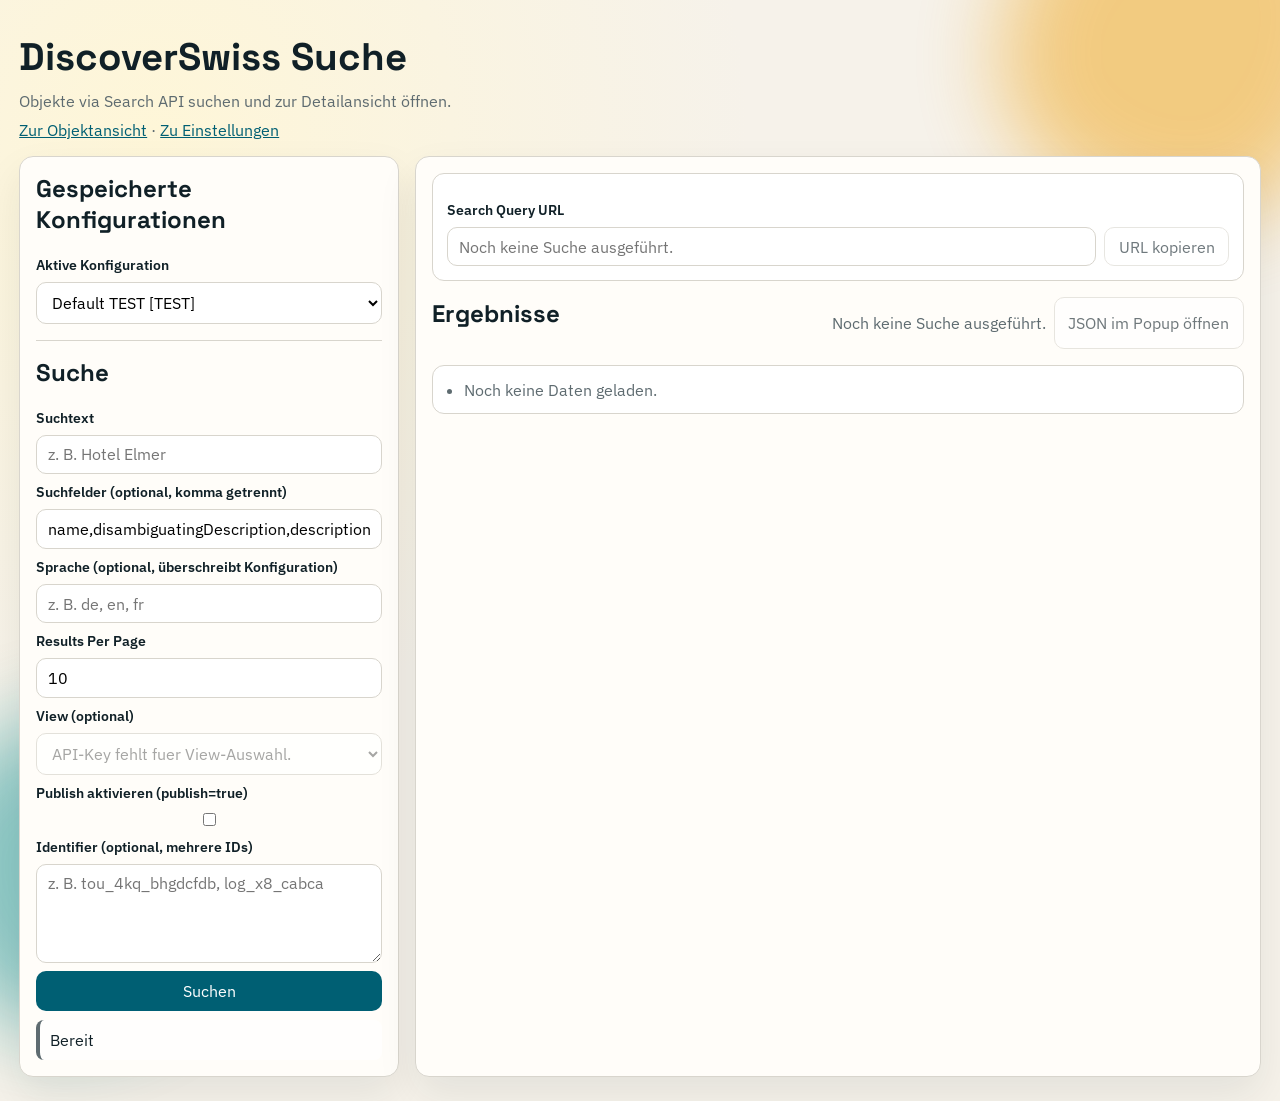
<file: search.html>
<!doctype html>
<html lang="de">
<head>
  <meta charset="UTF-8">
  <meta name="viewport" content="width=device-width, initial-scale=1.0">
  <title>DiscoverSwiss Suche</title>
  <link rel="stylesheet" href="assets/styles.css">
</head>
<body>
  <div class="bg-shape bg-shape-a" aria-hidden="true"></div>
  <div class="bg-shape bg-shape-b" aria-hidden="true"></div>

  <header class="page-header">
    <h1>DiscoverSwiss Suche</h1>
    <p>Objekte via Search API suchen und zur Detailansicht öffnen.</p>
    <p><a href="index.html">Zur Objektansicht</a> · <a href="settings.html">Zu Einstellungen</a></p>
  </header>

  <main class="layout" aria-label="Discover Swiss Suche">
    <section class="panel controls" aria-label="Suchformular und Konfiguration">
      <h2>Gespeicherte Konfigurationen</h2>
      <div class="stack compact">
        <label for="configSelect">Aktive Konfiguration</label>
        <select id="configSelect" aria-label="Gespeicherte Konfigurationen"></select>
      </div>

      <hr>

      <h2>Suche</h2>
      <form id="searchForm" class="stack" novalidate>
        <label for="searchInput">Suchtext</label>
        <input
          id="searchInput"
          name="searchInput"
          type="text"
          placeholder="z. B. Hotel Elmer"
        >

        <label for="searchFieldsInput">Suchfelder (optional, komma getrennt)</label>
        <input
          id="searchFieldsInput"
          name="searchFieldsInput"
          type="text"
          value="name,disambiguatingDescription,description"
          placeholder="z. B. name,description,address/name"
          aria-label="Suchfelder für die Search API"
        >

        <label for="languageInput">Sprache (optional, überschreibt Konfiguration)</label>
        <input
          id="languageInput"
          name="languageInput"
          type="text"
          placeholder="z. B. de, en, fr"
          aria-label="Sprache für API Anfrage"
        >

        <label for="resultsPerPageInput">Results Per Page</label>
        <input
          id="resultsPerPageInput"
          name="resultsPerPageInput"
          type="number"
          min="1"
          step="1"
          value="10"
          placeholder="z. B. 100"
          aria-label="Anzahl Resultate pro Seite"
        >

        <label for="viewSelect">View (optional)</label>
        <select
          id="viewSelect"
          name="viewSelect"
          aria-label="Search View Auswahl"
        >
          <option value="">Keine View</option>
        </select>

        <label for="publishCheckbox">Publish aktivieren (publish=true)</label>
        <input
          id="publishCheckbox"
          name="publishCheckbox"
          type="checkbox"
          aria-label="Publish true für Search API"
        >

        <label for="identifierInput">Identifier (optional, mehrere IDs)</label>
        <textarea
          id="identifierInput"
          name="identifierInput"
          rows="4"
          placeholder="z. B. tou_4kq_bhgdcfdb, log_x8_cabca"
          aria-label="Identifier für OData Filter"
        ></textarea>

        <button type="submit" id="searchButton">Suchen</button>
      </form>

      <div id="status" class="status" role="status" aria-live="polite">Bereit</div>
    </section>

    <section class="panel results" aria-label="Suchergebnisse">
      <article class="card">
        <div class="stack compact">
          <label for="searchQueryUrl">Search Query URL</label>
          <div class="query-url-row">
            <input
              id="searchQueryUrl"
              type="text"
              readonly
              placeholder="Noch keine Suche ausgeführt."
              aria-label="Search Query URL"
            >
            <button type="button" id="copyQueryUrlButton" class="ghost" disabled>URL kopieren</button>
          </div>
        </div>
      </article>

      <div class="result-head">
        <h2>Ergebnisse</h2>
        <div class="button-row">
          <p id="resultCount" class="muted">Noch keine Suche ausgeführt.</p>
          <button type="button" id="openJsonButton" class="ghost" disabled>JSON im Popup öffnen</button>
        </div>
      </div>

      <article class="card">
        <ul id="resultsList" class="list" aria-live="polite">
          <li class="muted">Noch keine Daten geladen.</li>
        </ul>
      </article>
    </section>
  </main>

  <dialog id="jsonDialog" aria-label="JSON Daten im Popup">
    <form method="dialog" class="dialog-header">
      <h3>JSON Ausgabe</h3>
      <button>Schliessen</button>
    </form>
    <pre id="jsonOutput"></pre>
  </dialog>

  <script type="module" src="src/search.js"></script>
</body>
</html>
</file>
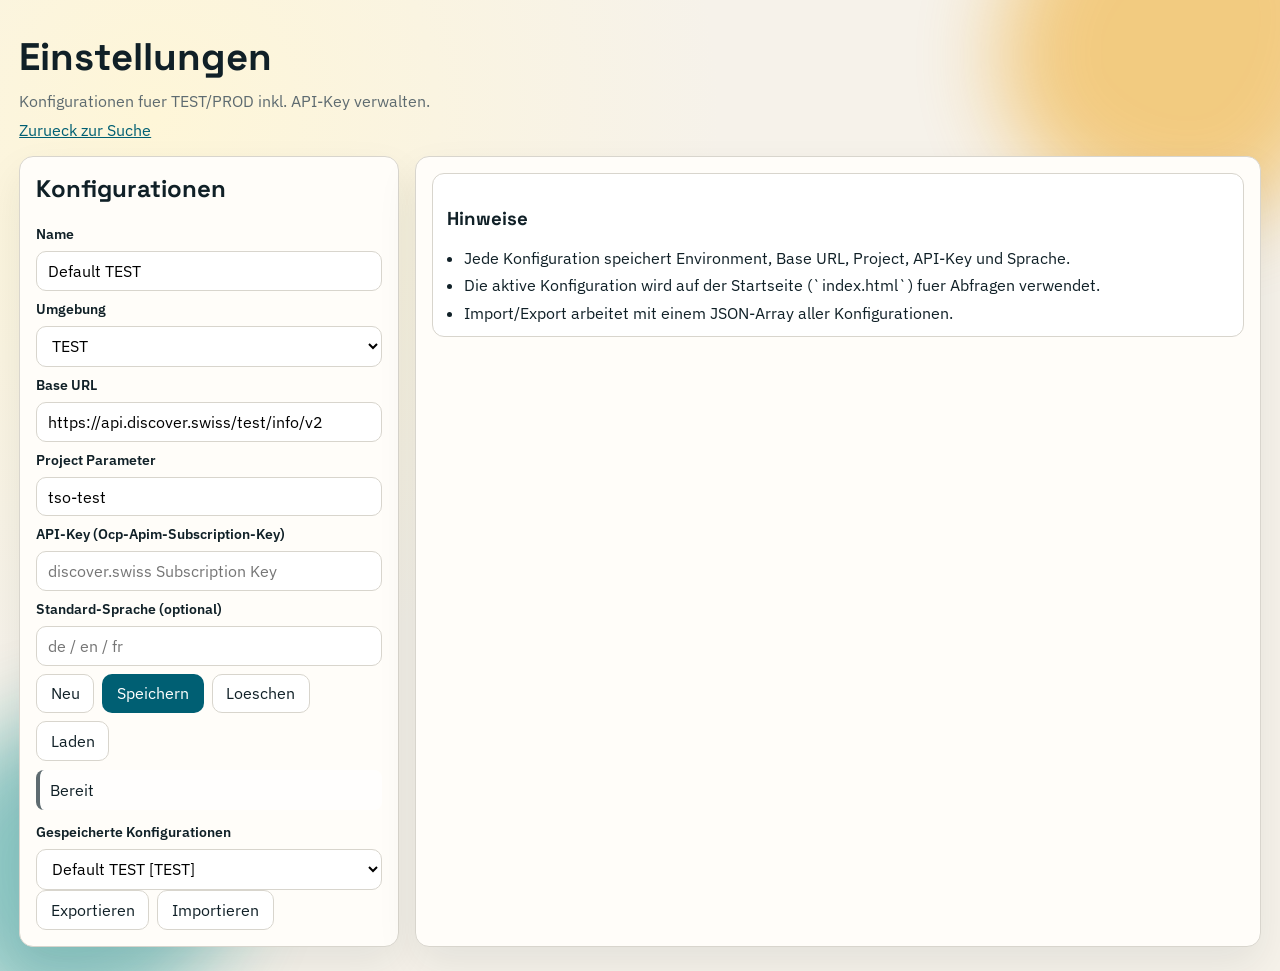
<file: settings.html>
<!doctype html>
<html lang="de">
<head>
  <meta charset="UTF-8">
  <meta name="viewport" content="width=device-width, initial-scale=1.0">
  <title>DiscoverSwissCheckData - Einstellungen</title>
  <link rel="stylesheet" href="assets/styles.css">
</head>
<body>
  <div class="bg-shape bg-shape-a" aria-hidden="true"></div>
  <div class="bg-shape bg-shape-b" aria-hidden="true"></div>

  <header class="page-header">
    <h1>Einstellungen</h1>
    <p>Konfigurationen fuer TEST/PROD inkl. API-Key verwalten.</p>
    <p><a href="index.html">Zurueck zur Suche</a></p>
  </header>

  <main class="layout" aria-label="Einstellungen">
    <section class="panel controls" aria-label="Konfigurationsverwaltung">
      <h2>Konfigurationen</h2>
      <form id="configForm" class="stack" novalidate>
        <label for="configName">Name</label>
        <input id="configName" name="configName" type="text" placeholder="Meine TEST Konfiguration" required>

        <label for="configEnv">Umgebung</label>
        <select id="configEnv" name="configEnv">
          <option value="test">TEST</option>
          <option value="prod">PROD</option>
        </select>

        <label for="configBaseUrl">Base URL</label>
        <input id="configBaseUrl" name="configBaseUrl" type="url" required>

        <label for="configProject">Project Parameter</label>
        <input id="configProject" name="configProject" type="text" value="tso-test" required>

        <label for="configApiKey">API-Key (Ocp-Apim-Subscription-Key)</label>
        <input
          id="configApiKey"
          name="configApiKey"
          type="password"
          placeholder="discover.swiss Subscription Key"
          autocomplete="off"
          required
        >

        <label for="configLanguage">Standard-Sprache (optional)</label>
        <input id="configLanguage" name="configLanguage" type="text" placeholder="de / en / fr">

        <div class="button-row">
          <button type="button" id="newConfigButton" class="ghost">Neu</button>
          <button type="button" id="saveConfigButton">Speichern</button>
          <button type="button" id="deleteConfigButton" class="ghost">Loeschen</button>
          <button type="button" id="loadConfigButton" class="ghost">Laden</button>
        </div>
      </form>

      <div id="status" class="status" role="status" aria-live="polite">Bereit</div>

      <div class="stack compact">
        <label for="configSelect">Gespeicherte Konfigurationen</label>
        <select id="configSelect" aria-label="Gespeicherte Konfigurationen"></select>
      </div>

      <div class="button-row">
        <button type="button" id="exportConfigButton" class="ghost">Exportieren</button>
        <button type="button" id="importConfigButton" class="ghost">Importieren</button>
        <input type="file" id="importConfigInput" accept="application/json" hidden>
      </div>
    </section>

    <section class="panel results" aria-label="Hinweise">
      <article class="card">
        <h3>Hinweise</h3>
        <ul class="list">
          <li>Jede Konfiguration speichert Environment, Base URL, Project, API-Key und Sprache.</li>
          <li>Die aktive Konfiguration wird auf der Startseite (`index.html`) fuer Abfragen verwendet.</li>
          <li>Import/Export arbeitet mit einem JSON-Array aller Konfigurationen.</li>
        </ul>
      </article>
    </section>
  </main>

  <script type="module" src="src/settings.js"></script>
</body>
</html>
</file>
<file: assets/styles.css>
@import url("https://fonts.googleapis.com/css2?family=Space+Grotesk:wght@400;500;700&family=IBM+Plex+Sans:wght@400;500;600&display=swap");

:root {
  --bg: #f6f2ea;
  --ink: #102027;
  --muted: #5e6b70;
  --accent: #005f73;
  --accent-2: #ca6702;
  --danger: #c1121f;
  --panel: #fffdf8;
  --border: #d8d5cd;
  --shadow: 0 18px 40px rgba(16, 32, 39, 0.08);
  --radius: 14px;
}

* {
  box-sizing: border-box;
}

body {
  margin: 0;
  color: var(--ink);
  background: radial-gradient(circle at 12% 12%, #fef6d8 0%, var(--bg) 40%),
    linear-gradient(140deg, #f3ece2 0%, #f7f4ee 100%);
  font-family: "IBM Plex Sans", sans-serif;
  min-height: 100vh;
  position: relative;
}

.bg-shape {
  position: fixed;
  filter: blur(42px);
  z-index: -1;
  opacity: 0.45;
}

.bg-shape-a {
  width: 360px;
  height: 360px;
  border-radius: 52% 48% 43% 57% / 57% 38% 62% 43%;
  background: #ee9b00;
  top: -140px;
  right: -80px;
}

.bg-shape-b {
  width: 320px;
  height: 320px;
  border-radius: 65% 35% 57% 43% / 44% 44% 56% 56%;
  background: #0a9396;
  bottom: -130px;
  left: -80px;
}

.page-header {
  padding: 2rem 1.2rem 1rem;
  max-width: 1300px;
  margin: 0 auto;
}

.page-header h1 {
  margin: 0;
  font-family: "Space Grotesk", sans-serif;
  font-size: clamp(1.6rem, 3vw, 2.6rem);
}

.page-header p {
  margin: 0.6rem 0 0;
  color: var(--muted);
}

.layout {
  display: grid;
  grid-template-columns: minmax(280px, 380px) minmax(0, 1fr);
  gap: 1rem;
  max-width: 1300px;
  margin: 0 auto;
  padding: 0 1.2rem 1.5rem;
}

.panel {
  background: color-mix(in srgb, var(--panel), white 10%);
  border: 1px solid var(--border);
  border-radius: var(--radius);
  box-shadow: var(--shadow);
  padding: 1rem;
}

.panel h2 {
  margin-top: 0;
  font-family: "Space Grotesk", sans-serif;
}

.stack {
  display: flex;
  flex-direction: column;
  gap: 0.5rem;
}

.stack.compact {
  margin-top: 0.75rem;
}

.button-row {
  display: flex;
  flex-wrap: wrap;
  gap: 0.5rem;
}

.query-url-row {
  display: flex;
  flex-wrap: wrap;
  gap: 0.5rem;
}

.query-url-row input {
  flex: 1 1 360px;
}

label {
  font-size: 0.9rem;
  font-weight: 600;
}

input,
select,
button,
textarea {
  font: inherit;
}

input,
select,
textarea {
  border: 1px solid var(--border);
  border-radius: 10px;
  padding: 0.55rem 0.7rem;
  background: white;
}

button {
  border: 1px solid transparent;
  border-radius: 10px;
  padding: 0.55rem 0.85rem;
  background: var(--accent);
  color: white;
  cursor: pointer;
  transition: transform 120ms ease, filter 120ms ease;
}

button:hover:not(:disabled) {
  transform: translateY(-1px);
  filter: brightness(1.05);
}

button:disabled {
  opacity: 0.6;
  cursor: not-allowed;
}

button.ghost {
  background: white;
  color: var(--ink);
  border-color: var(--border);
}

hr {
  border: 0;
  border-top: 1px solid var(--border);
  margin: 1rem 0;
}

.status {
  margin-top: 0.6rem;
  border-left: 4px solid var(--muted);
  padding: 0.6rem;
  border-radius: 8px;
  background: rgba(255, 255, 255, 0.7);
}

.status-info {
  border-color: var(--muted);
}

.status-success {
  border-color: #2b9348;
}

.status-warn {
  border-color: var(--accent-2);
}

.status-error {
  border-color: var(--danger);
}

.results {
  display: flex;
  flex-direction: column;
  gap: 1rem;
}

.result-head {
  display: flex;
  justify-content: space-between;
  align-items: center;
  gap: 1rem;
}

.card {
  border: 1px solid var(--border);
  border-radius: 12px;
  padding: 0.85rem;
  background: white;
}

.tabs {
  display: flex;
  flex-wrap: wrap;
  gap: 0.4rem;
}

.tab-button {
  background: #fff;
  color: var(--ink);
  border: 1px solid var(--border);
}

.tab-button.active {
  background: var(--accent);
  color: #fff;
  border-color: var(--accent);
}

.tab-panel {
  display: none;
}

.tab-panel.active {
  display: block;
}

.data-governance-tabs {
  display: flex;
  flex-wrap: wrap;
  gap: 0.4rem;
  margin-bottom: 0.7rem;
}

.data-governance-tab {
  background: #fff;
  color: var(--ink);
  border: 1px solid var(--border);
}

.data-governance-tab.active {
  background: color-mix(in srgb, var(--accent), white 82%);
  color: var(--ink);
  border-color: color-mix(in srgb, var(--accent), white 55%);
}

.data-governance-panel {
  display: none;
}

.data-governance-panel.active {
  display: block;
}

.card h3,
.card h4,
.card h5 {
  font-family: "Space Grotesk", sans-serif;
}

.meta-grid {
  display: grid;
  grid-template-columns: max-content 1fr;
  gap: 0.5rem 1rem;
}

.meta-grid dt {
  font-weight: 700;
}

.meta-grid dd {
  margin: 0;
  overflow-wrap: anywhere;
}

.block {
  margin-bottom: 1rem;
}

.media-grid {
  display: grid;
  grid-template-columns: repeat(auto-fit, minmax(220px, 1fr));
  gap: 0.75rem;
}

.media-card {
  border: 1px solid var(--border);
  border-radius: 10px;
  padding: 0.7rem;
  background: #fffefc;
}

.media-governance {
  margin-top: 0.6rem;
}

.media-card img {
  width: 100%;
  height: 145px;
  object-fit: cover;
  border-radius: 8px;
  border: 1px solid var(--border);
}

.list {
  margin: 0;
  padding-left: 1.1rem;
  display: grid;
  gap: 0.45rem;
}

.muted {
  color: var(--muted);
}

.warn {
  color: var(--accent-2);
  font-weight: 600;
}

.tag-line {
  font-size: 0.86rem;
  color: var(--muted);
}

.search-result-item {
  border: 1px solid var(--border);
  border-radius: 10px;
  background: #fffefc;
  padding: 0.7rem;
  list-style: none;
}

.search-result-link {
  font-weight: 600;
  text-decoration: none;
}

.search-result-link:hover {
  text-decoration: underline;
}

.result-table {
  width: 100%;
  border-collapse: collapse;
  font-size: 0.92rem;
}

.result-table th,
.result-table td {
  border: 1px solid var(--border);
  padding: 0.5rem;
  text-align: left;
  vertical-align: top;
}

.result-table th {
  background: #f8f3e9;
}

dialog {
  width: min(920px, 96vw);
  border-radius: 12px;
  border: 1px solid var(--border);
  padding: 0;
}

dialog::backdrop {
  background: rgba(0, 0, 0, 0.45);
}

.dialog-header {
  margin: 0;
  padding: 0.75rem;
  border-bottom: 1px solid var(--border);
  display: flex;
  justify-content: space-between;
  align-items: center;
}

#jsonOutput {
  margin: 0;
}

.json-toolbar {
  padding: 0.8rem;
  border-bottom: 1px solid var(--border);
  background: #fbf8f1;
}

.json-toolbar-row {
  display: flex;
  flex-wrap: wrap;
  gap: 0.45rem;
  margin-top: 0.45rem;
}

.json-toolbar-row input {
  flex: 1 1 280px;
}

.json-search-info {
  margin: 0.45rem 0 0;
  font-size: 0.88rem;
}

.json-viewer {
  padding: 0;
  max-height: 66vh;
  min-height: 420px;
  overflow: auto;
  background: #ffffff;
  border-top: 1px solid var(--border);
}

.monaco-editor .json-monaco-find {
  background: rgba(250, 204, 21, 0.45);
  border-radius: 2px;
}

a {
  color: var(--accent);
}

@media (max-width: 930px) {
  .layout {
    grid-template-columns: 1fr;
  }

  .result-head {
    flex-direction: column;
    align-items: flex-start;
  }
}
</file>
